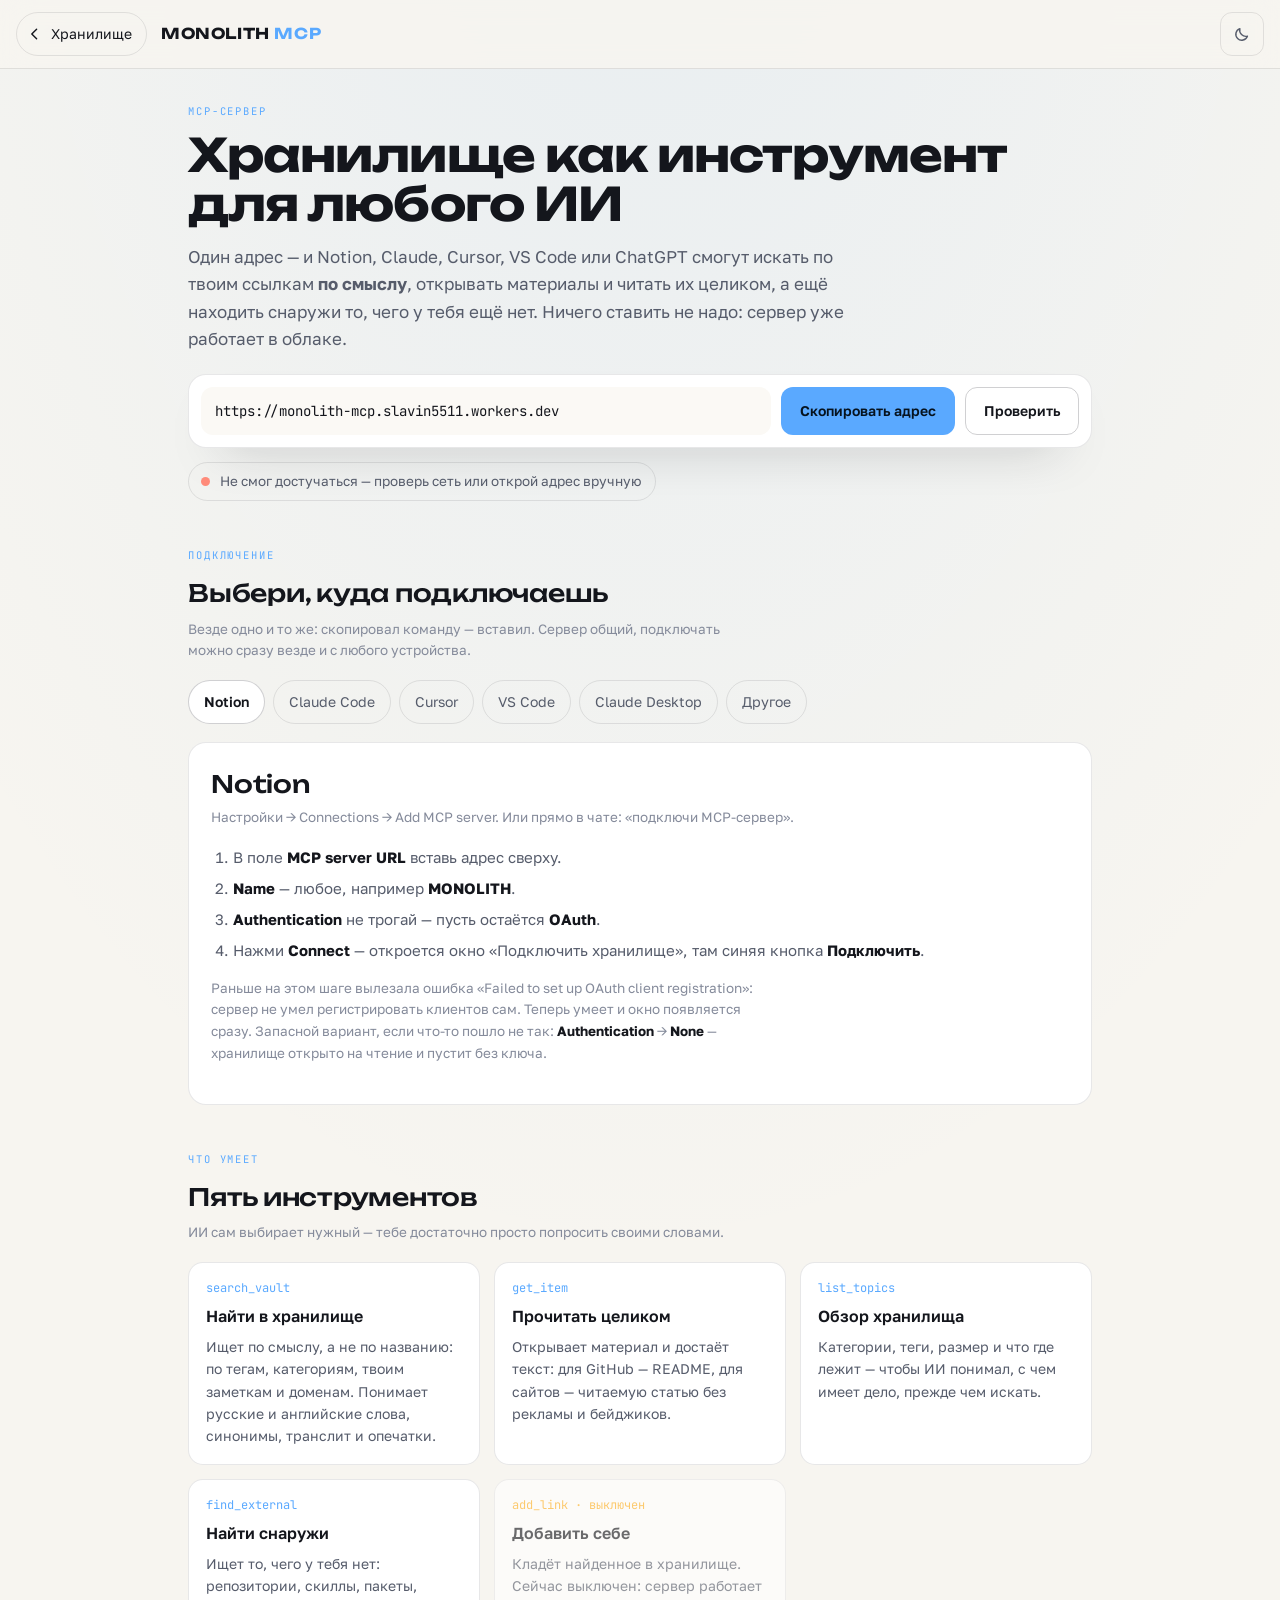
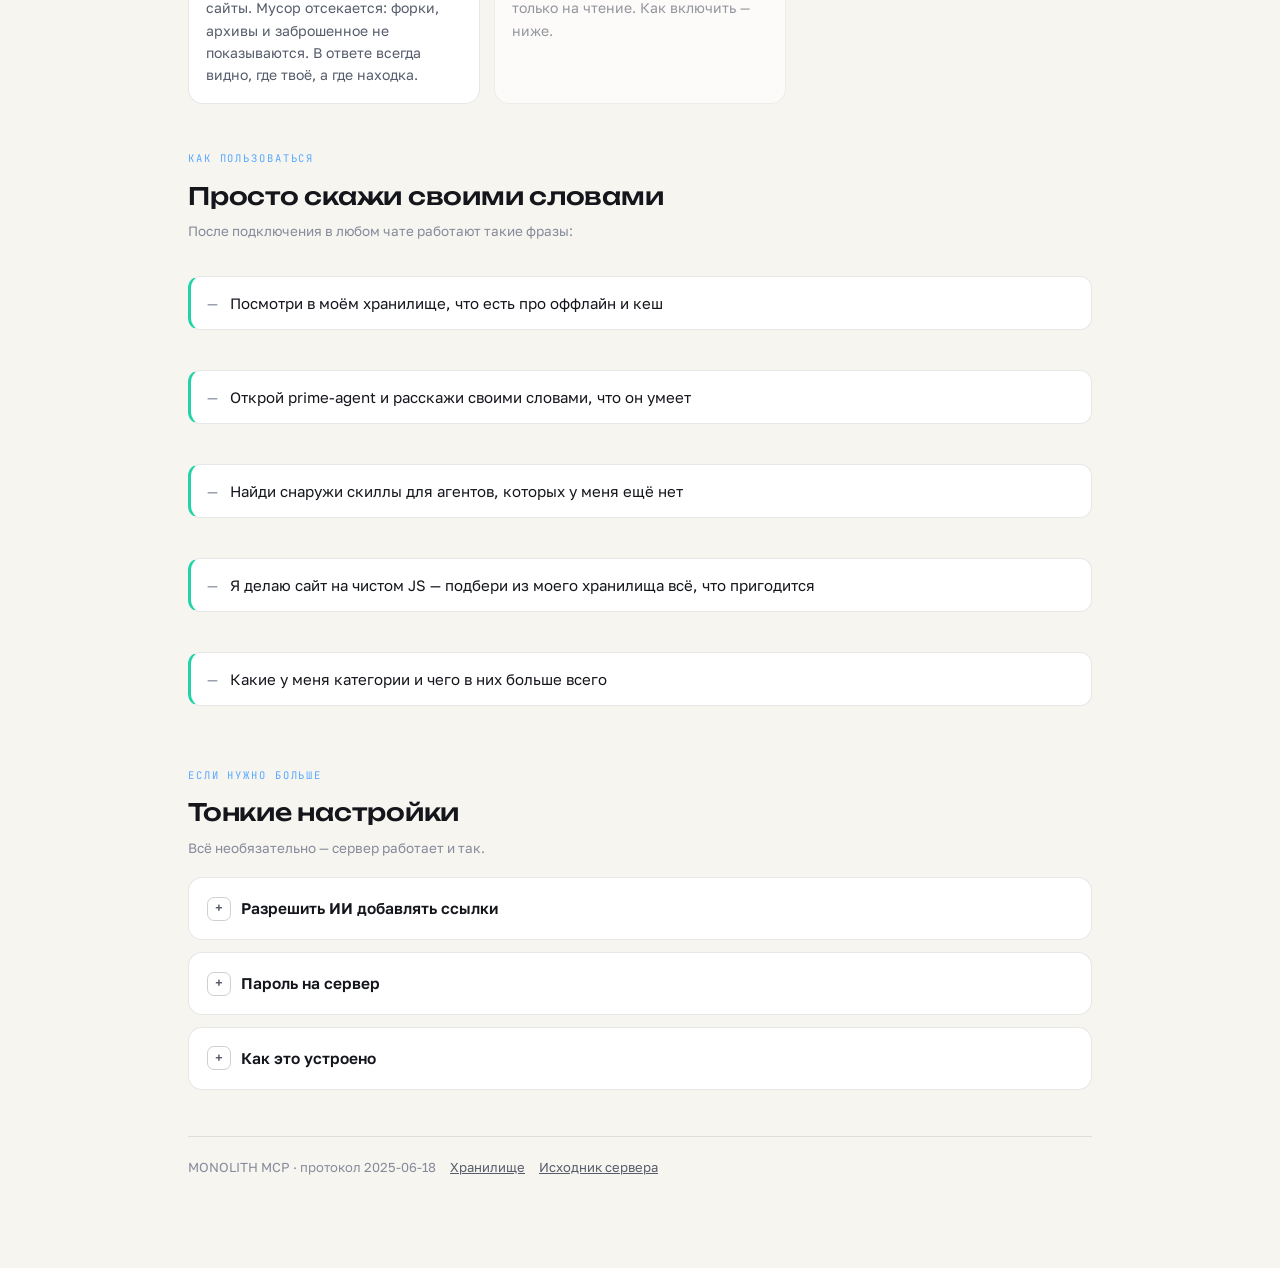
<file: mcp.html>
<!doctype html>
<html lang="ru" data-theme="dark">
<head>
<meta charset="utf-8" />
<meta name="viewport" content="width=device-width, initial-scale=1, viewport-fit=cover" />
<title>MONOLITH MCP — подключить хранилище к любому ИИ</title>
<meta name="description" content="MCP-сервер MONOLITH: один адрес, чтобы Notion, Claude, Cursor или ChatGPT искали по твоему хранилищу по смыслу, читали материалы целиком и находили новое снаружи." />
<meta name="theme-color" content="#0A0B0E" media="(prefers-color-scheme: dark)" />
<meta name="theme-color" content="#F7F5F0" media="(prefers-color-scheme: light)" />
<link rel="icon" href="data:image/svg+xml,%3Csvg xmlns='http://www.w3.org/2000/svg' viewBox='0 0 64 64'%3E%3Crect width='64' height='64' rx='15' fill='%230A0B0E'/%3E%3Crect x='19' y='9' width='26' height='46' rx='6' fill='none' stroke='%23F4F5F7' stroke-width='4.2'/%3E%3Crect x='27' y='20' width='10' height='4' rx='2' fill='%23F4F5F7'/%3E%3Crect x='27' y='30' width='10' height='4' rx='2' fill='%23F4F5F7'/%3E%3Crect x='27' y='40' width='6' height='4' rx='2' fill='%23F4F5F7'/%3E%3C/svg%3E" />
<link rel="preconnect" href="https://fonts.googleapis.com" />
<link rel="preconnect" href="https://fonts.gstatic.com" crossorigin />
<link rel="stylesheet" href="https://fonts.googleapis.com/css2?family=Unbounded:wght@500;700&family=Golos+Text:wght@400;500;600;700&family=JetBrains+Mono:wght@400;500&display=swap" />
<link rel="stylesheet" href="assets/mcp.css?v=25" />
<script>(function(){try{var t=localStorage.getItem("lv.theme");if(t==="light"||t==="dark")document.documentElement.dataset.theme=t;else if(matchMedia("(prefers-color-scheme: light)").matches)document.documentElement.dataset.theme="light";}catch(e){}})();</script>
</head>
<body>
<a class="skip" href="#main">К содержимому</a>

<header class="mtop">
  <a class="mback" href="index.html">
    <svg width="16" height="16" viewBox="0 0 20 20" fill="none" aria-hidden="true"><path d="M12 4L6 10l6 6" stroke="currentColor" stroke-width="1.8" stroke-linecap="round" stroke-linejoin="round"/></svg>
    Хранилище
  </a>
  <span class="mname" translate="no">MONOLITH <b>MCP</b></span>
  <button class="mtheme" id="btnTheme" type="button" aria-label="Сменить тему" title="Сменить тему">
    <svg width="18" height="18" viewBox="0 0 20 20" fill="none" aria-hidden="true"><path d="M16 12.4A7 7 0 0 1 7.6 4a6.6 6.6 0 1 0 8.4 8.4Z" stroke="currentColor" stroke-width="1.6" stroke-linejoin="round"/></svg>
  </button>
</header>

<main class="wrap" id="main">

  <section class="hero">
    <p class="eyebrow">MCP-сервер</p>
    <h1>Хранилище как инструмент<br />для любого ИИ</h1>
    <p class="sub">Один адрес — и Notion, Claude, Cursor, VS Code или ChatGPT смогут искать по твоим ссылкам <b>по смыслу</b>, открывать материалы и читать их целиком, а ещё находить снаружи то, чего у тебя ещё нет. Ничего ставить не надо: сервер уже работает в облаке.</p>

    <div class="urlbar">
      <code id="srv">https://monolith-mcp.slavin5511.workers.dev</code>
      <button class="btn" type="button" data-copy="#srv">Скопировать адрес</button>
      <a class="btn ghost" href="https://monolith-mcp.slavin5511.workers.dev/health" target="_blank" rel="noopener">Проверить</a>
    </div>

    <div class="status" id="status"><i></i><span>проверяю сервер…</span></div>
  </section>

  <section>
    <p class="eyebrow">Подключение</p>
    <h2>Выбери, куда подключаешь</h2>
    <p class="hint">Везде одно и то же: скопировал команду — вставил. Сервер общий, подключать можно сразу везде и с любого устройства.</p>

    <div class="seg" role="tablist" aria-label="Клиенты">
      <button role="tab" type="button" data-tab="notion" aria-selected="true">Notion</button>
      <button role="tab" type="button" data-tab="claude" aria-selected="false">Claude Code</button>
      <button role="tab" type="button" data-tab="cursor" aria-selected="false">Cursor</button>
      <button role="tab" type="button" data-tab="vscode" aria-selected="false">VS Code</button>
      <button role="tab" type="button" data-tab="desktop" aria-selected="false">Claude Desktop</button>
      <button role="tab" type="button" data-tab="other" aria-selected="false">Другое</button>
    </div>

    <div class="panel" data-panel="notion">
      <h2>Notion</h2>
      <p class="where">Настройки → Connections → Add MCP server. Или прямо в чате: «подключи MCP-сервер».</p>
      <ol class="steps">
        <li>В поле <b>MCP server URL</b> вставь адрес сверху.</li>
        <li><b>Name</b> — любое, например <b>MONOLITH</b>.</li>
        <li><b>Authentication</b> не трогай — пусть остаётся <b>OAuth</b>.</li>
        <li>Нажми <b>Connect</b> — откроется окно «Подключить хранилище», там синяя кнопка <b>Подключить</b>.</li>
      </ol>
      <p class="hint">Раньше на этом шаге вылезала ошибка «Failed to set up OAuth client registration»: сервер не умел регистрировать клиентов сам. Теперь умеет и окно появляется сразу. Запасной вариант, если что-то пошло не так: <b>Authentication</b> → <b>None</b> — хранилище открыто на чтение и пустит без ключа.</p>
    </div>

    <div class="panel" data-panel="claude" hidden>
      <h2>Claude Code</h2>
      <p class="where">Одна команда в терминале — и всё.</p>
      <div class="code">
        <div class="code-top"><span class="code-name">терминал</span><button class="copy" type="button" data-copy="#c-claude">Копировать</button></div>
        <pre id="c-claude">claude mcp add --transport http monolith https://monolith-mcp.slavin5511.workers.dev</pre>
      </div>
      <p class="hint">Проверить, что подключился: <code>claude mcp list</code>. Убрать: <code>claude mcp remove monolith</code>.</p>
    </div>

    <div class="panel" data-panel="cursor" hidden>
      <h2>Cursor</h2>
      <p class="where">Файл <b>~/.cursor/mcp.json</b> (на Windows — <b>%USERPROFILE%\.cursor\mcp.json</b>). Если файла нет — создай.</p>
      <div class="code">
        <div class="code-top"><span class="code-name">~/.cursor/mcp.json</span><button class="copy" type="button" data-copy="#c-cursor">Копировать</button></div>
        <pre id="c-cursor">{
  "mcpServers": {
    "monolith": {
      "url": "https://monolith-mcp.slavin5511.workers.dev"
    }
  }
}</pre>
      </div>
      <p class="hint">Дальше Settings → MCP: сервер <b>monolith</b> должен загореться зелёным и показать пять инструментов.</p>
    </div>

    <div class="panel" data-panel="vscode" hidden>
      <h2>VS Code · Copilot</h2>
      <p class="where">Одна команда в терминале.</p>
      <div class="code">
        <div class="code-top"><span class="code-name">терминал</span><button class="copy" type="button" data-copy="#c-vscode">Копировать</button></div>
        <pre id="c-vscode">code --add-mcp "{\"name\":\"monolith\",\"type\":\"http\",\"url\":\"https://monolith-mcp.slavin5511.workers.dev\"}"</pre>
      </div>
      <p class="hint">Либо вручную: <b>.vscode/mcp.json</b> в проекте, внутри <code>"servers": { "monolith": { "type": "http", "url": "…" } }</code>.</p>
    </div>

    <div class="panel" data-panel="desktop" hidden>
      <h2>Claude Desktop и другие без HTTP</h2>
      <p class="where">Файл <b>claude_desktop_config.json</b>: Windows — <b>%APPDATA%\Claude\</b>, macOS — <b>~/Library/Application Support/Claude/</b>. Нужен установленный Node.</p>
      <div class="code">
        <div class="code-top"><span class="code-name">claude_desktop_config.json</span><button class="copy" type="button" data-copy="#c-desktop">Копировать</button></div>
        <pre id="c-desktop">{
  "mcpServers": {
    "monolith": {
      "command": "npx",
      "args": ["-y", "mcp-remote", "https://monolith-mcp.slavin5511.workers.dev"]
    }
  }
}</pre>
      </div>
      <p class="hint">После правки файла перезапусти программу полностью, иначе сервер не появится.</p>
    </div>

    <div class="panel" data-panel="other" hidden>
      <h2>Любой другой клиент</h2>
      <p class="where">Это обычный MCP по HTTP (протокол 2025-06-18, транспорт Streamable HTTP). Где просят адрес — вставляй его, где просят JSON — вот он.</p>
      <div class="code">
        <div class="code-top"><span class="code-name">общий вид конфига</span><button class="copy" type="button" data-copy="#c-other">Копировать</button></div>
        <pre id="c-other">{
  "mcpServers": {
    "monolith": {
      "type": "http",
      "url": "https://monolith-mcp.slavin5511.workers.dev"
    }
  }
}</pre>
      </div>
      <p class="hint">Проверить вручную, без всяких клиентов — одна команда в терминале:</p>
      <div class="code">
        <div class="code-top"><span class="code-name">список инструментов</span><button class="copy" type="button" data-copy="#c-curl">Копировать</button></div>
        <pre id="c-curl">curl -s -X POST https://monolith-mcp.slavin5511.workers.dev -H "content-type: application/json" -d "{\"jsonrpc\":\"2.0\",\"id\":1,\"method\":\"tools/list\"}"</pre>
      </div>
    </div>
  </section>

  <section>
    <p class="eyebrow">Что умеет</p>
    <h2>Пять инструментов</h2>
    <p class="hint">ИИ сам выбирает нужный — тебе достаточно просто попросить своими словами.</p>
    <div class="tools">
      <div class="tool">
        <p class="nm">search_vault</p>
        <h3>Найти в хранилище</h3>
        <p>Ищет по смыслу, а не по названию: по тегам, категориям, твоим заметкам и доменам. Понимает русские и английские слова, синонимы, транслит и опечатки.</p>
      </div>
      <div class="tool">
        <p class="nm">get_item</p>
        <h3>Прочитать целиком</h3>
        <p>Открывает материал и достаёт текст: для GitHub — README, для сайтов — читаемую статью без рекламы и бейджиков.</p>
      </div>
      <div class="tool">
        <p class="nm">list_topics</p>
        <h3>Обзор хранилища</h3>
        <p>Категории, теги, размер и что где лежит — чтобы ИИ понимал, с чем имеет дело, прежде чем искать.</p>
      </div>
      <div class="tool">
        <p class="nm">find_external</p>
        <h3>Найти снаружи</h3>
        <p>Ищет то, чего у тебя нет: репозитории, скиллы, пакеты, сайты. Мусор отсекается: форки, архивы и заброшенное не показываются. В ответе всегда видно, где твоё, а где находка.</p>
      </div>
      <div class="tool is-off">
        <p class="nm">add_link · выключен</p>
        <h3>Добавить себе</h3>
        <p>Кладёт найденное в хранилище. Сейчас выключен: сервер работает только на чтение. Как включить — ниже.</p>
      </div>
    </div>
  </section>

  <section>
    <p class="eyebrow">Как пользоваться</p>
    <h2>Просто скажи своими словами</h2>
    <p class="hint">После подключения в любом чате работают такие фразы:</p>
    <div class="says">
      <p class="say"><span>—</span>Посмотри в моём хранилище, что есть про оффлайн и кеш</p>
      <p class="say"><span>—</span>Открой prime-agent и расскажи своими словами, что он умеет</p>
      <p class="say"><span>—</span>Найди снаружи скиллы для агентов, которых у меня ещё нет</p>
      <p class="say"><span>—</span>Я делаю сайт на чистом JS — подбери из моего хранилища всё, что пригодится</p>
      <p class="say"><span>—</span>Какие у меня категории и чего в них больше всего</p>
    </div>
  </section>

  <section>
    <p class="eyebrow">Если нужно больше</p>
    <h2>Тонкие настройки</h2>
    <p class="hint">Всё необязательно — сервер работает и так.</p>

    <details class="adv">
      <summary>Разрешить ИИ добавлять ссылки</summary>
      <div class="in">
        <p>По умолчанию сервер только читает. Чтобы он мог класть найденное в хранилище:</p>
        <ol class="steps">
          <li>Cloudflare → Workers &amp; Pages → <b>monolith-mcp</b> → Settings → Variables.</li>
          <li>Переменная <b>WRITE_ENABLED</b> = <b>1</b>.</li>
          <li>Секрет <b>GITHUB_TOKEN</b> — токен с правом на запись в репозиторий.</li>
        </ol>
        <p>Даже после этого ИИ обязан спросить разрешение перед каждым добавлением.</p>
      </div>
    </details>

    <details class="adv">
      <summary>Пароль на сервер</summary>
      <div class="in">
        <p>Адрес сервера — вещь непубличная, но если хочется закрыть его совсем: добавь в том же разделе Variables секрет <b>AUTH_TOKEN</b> с любым длинным словом. После этого в клиенте выбирай <b>Bearer Token</b> и вставляй то же слово. Подключение через <b>Connect</b> при этом продолжает работать — оно выдаёт свой ключ и не требует вводить пароль руками.</p>
      </div>
    </details>

    <details class="adv">
      <summary>Как это устроено</summary>
      <div class="in">
        <p>Сервер — пара файлов на Cloudflare Workers, без баз и зависимостей. Данные он берёт прямо из репозитория сайта, поэтому хранилище везде одно и то же: что на сайте, то и у ИИ. Логика поиска та же, что в умном поиске сайта. Обновляется сам при каждом изменении репозитория.</p>
        <p>Подключение сделано по OAuth 2.1 с саморегистрацией клиента (RFC 7591) и PKCE. Сервер ничего не хранит: выданный ключ — это подписанная строка со сроком годности внутри, поэтому ни базы, ни аккаунтов здесь нет.</p>
      </div>
    </details>
  </section>

  <div class="foot">
    <span>MONOLITH MCP · протокол 2025-06-18</span>
    <a href="index.html">Хранилище</a>
    <a href="https://github.com/Zitr3X39/monolith/blob/main/mcp/README.md" target="_blank" rel="noopener">Исходник сервера</a>
  </div>
</main>

<script>
(function () {
  var SRV = "https://monolith-mcp.slavin5511.workers.dev";

  /* тема — та же, что на сайте */
  var btnTheme = document.getElementById("btnTheme");
  if (btnTheme) {
    btnTheme.addEventListener("click", function () {
      var now = document.documentElement.dataset.theme === "light" ? "dark" : "light";
      document.documentElement.dataset.theme = now;
      try { localStorage.setItem("lv.theme", now); } catch (e) {}
    });
  }

  /* копирование */
  function copyText(text, btn) {
    var done = function () {
      var old = btn.textContent;
      btn.textContent = "Скопировано";
      btn.classList.add("is-done");
      setTimeout(function () { btn.textContent = old; btn.classList.remove("is-done"); }, 1600);
    };
    if (navigator.clipboard && navigator.clipboard.writeText) {
      navigator.clipboard.writeText(text).then(done, function () { fallback(text, done); });
    } else {
      fallback(text, done);
    }
  }

  function fallback(text, done) {
    var ta = document.createElement("textarea");
    ta.value = text;
    ta.setAttribute("readonly", "");
    ta.style.position = "fixed";
    ta.style.opacity = "0";
    document.body.appendChild(ta);
    ta.select();
    try { document.execCommand("copy"); done(); } catch (e) {}
    document.body.removeChild(ta);
  }

  document.addEventListener("click", function (e) {
    var btn = e.target.closest("[data-copy]");
    if (!btn) return;
    var src = document.querySelector(btn.getAttribute("data-copy"));
    if (!src) return;
    copyText(src.textContent.trim(), btn);
  });

  /* вкладки клиентов */
  var tabs = Array.prototype.slice.call(document.querySelectorAll(".seg [data-tab]"));
  var panels = Array.prototype.slice.call(document.querySelectorAll("[data-panel]"));

  function show(name) {
    tabs.forEach(function (t) { t.setAttribute("aria-selected", String(t.dataset.tab === name)); });
    panels.forEach(function (p) { p.hidden = p.dataset.panel !== name; });
    try { history.replaceState(null, "", "#" + name); } catch (e) {}
  }

  tabs.forEach(function (t) {
    t.addEventListener("click", function () { show(t.dataset.tab); });
    t.addEventListener("keydown", function (e) {
      if (e.key !== "ArrowRight" && e.key !== "ArrowLeft") return;
      e.preventDefault();
      var i = tabs.indexOf(t) + (e.key === "ArrowRight" ? 1 : -1);
      var next = tabs[(i + tabs.length) % tabs.length];
      next.focus();
      show(next.dataset.tab);
    });
  });

  var start = (location.hash || "").replace("#", "");
  if (start && tabs.some(function (t) { return t.dataset.tab === start; })) show(start);

  /* живой статус сервера */
  var box = document.getElementById("status");
  var line = box ? box.querySelector("span") : null;

  function num(n, one, few, many) {
    var a = Math.abs(n) % 100, b = a % 10;
    if (a > 10 && a < 20) return many;
    if (b > 1 && b < 5) return few;
    if (b === 1) return one;
    return many;
  }

  if (box && line) {
    var ctl = null;
    try { ctl = new AbortController(); setTimeout(function () { ctl.abort(); }, 7000); } catch (e) {}
    fetch(SRV + "/health", { cache: "no-store", signal: ctl ? ctl.signal : undefined })
      .then(function (r) { return r.json(); })
      .then(function (d) {
        if (!d || !d.ok) throw new Error("bad");
        box.classList.add("is-ok");
        line.textContent = "Сервер работает · " + d.links + " " + num(d.links, "ссылка", "ссылки", "ссылок") + " · " + d.categories + " " + num(d.categories, "категория", "категории", "категорий") ;
      })
      .catch(function () {
        box.classList.add("is-bad");
        line.textContent = "Не смог достучаться — проверь сеть или открой адрес вручную";
      });
  }
})();
</script>
</body>
</html>
</file>
<file: assets/mcp.css>
/* MONOLITH MCP — страница подключения.
   Самостоятельная страница: свои токены, свой тёмный/светлый режим,
   ничего не тянет из styles.css, чтобы не зависеть от приложения. */

:root {
  --bg: #0a0b0e;
  --bg2: #0d0f13;
  --card: #111318;
  --card2: #16191f;
  --line: rgba(255, 255, 255, .09);
  --line2: rgba(255, 255, 255, .18);
  --tx: #f4f3f0;
  --tx2: #a8adbc;
  --tx3: #6e7488;
  --acc: #5aa9ff;
  --mint: #22d3a7;
  --warm: #ffb020;
  --red: #ff8b7a;
  --r: 18px;
  --ease: cubic-bezier(.22, 1, .36, 1);
}

html[data-theme="light"] {
  --bg: #f7f5f0;
  --bg2: #fbf9f5;
  --card: #ffffff;
  --card2: #f2efe9;
  --line: rgba(20, 22, 30, .10);
  --line2: rgba(20, 22, 30, .20);
  --tx: #14161c;
  --tx2: #565c6b;
  --tx3: #858b9b;
}

* { box-sizing: border-box; }

html, body { margin: 0; padding: 0; }

body {
  background:
    radial-gradient(120% 90% at 50% -10%, rgba(90, 169, 255, .10), transparent 60%),
    var(--bg);
  color: var(--tx);
  font-family: "Golos Text", Inter, system-ui, -apple-system, sans-serif;
  font-size: 16px;
  line-height: 1.6;
  -webkit-font-smoothing: antialiased;
  min-height: 100vh;
}

a { color: var(--acc); }

code, pre, .mono {
  font-family: "JetBrains Mono", ui-monospace, SFMono-Regular, Menlo, monospace;
}

:focus-visible {
  outline: 2px solid var(--acc);
  outline-offset: 3px;
  border-radius: 8px;
}

.skip {
  position: absolute;
  left: -9999px;
}

.skip:focus {
  left: 16px;
  top: 16px;
  z-index: 20;
  background: var(--card);
  padding: 10px 14px;
  border-radius: 10px;
}

/* ---------- шапка ---------- */
.mtop {
  position: sticky;
  top: 0;
  z-index: 10;
  display: flex;
  align-items: center;
  gap: 14px;
  padding: 12px max(16px, env(safe-area-inset-left)) 12px 16px;
  border-bottom: 1px solid var(--line);
  background: color-mix(in srgb, var(--bg) 86%, transparent);
  -webkit-backdrop-filter: blur(14px);
  backdrop-filter: blur(14px);
}

.mback {
  display: inline-flex;
  align-items: center;
  gap: 8px;
  min-height: 44px;
  padding: 0 14px 0 10px;
  border: 1px solid var(--line);
  border-radius: 999px;
  color: var(--tx);
  text-decoration: none;
  font-size: 14px;
  transition: border-color .18s ease, background .18s ease;
}

.mback:hover { border-color: var(--line2); background: var(--card); }

.mname {
  font-family: "Unbounded", sans-serif;
  font-weight: 700;
  font-size: 15px;
  letter-spacing: .04em;
  margin-right: auto;
}

.mname b { color: var(--acc); }

.mtheme {
  width: 44px;
  height: 44px;
  display: grid;
  place-items: center;
  border: 1px solid var(--line);
  border-radius: 12px;
  background: none;
  color: var(--tx2);
  cursor: pointer;
  transition: color .18s ease, border-color .18s ease;
}

.mtheme:hover { color: var(--tx); border-color: var(--line2); }

/* ---------- каркас ---------- */
.wrap {
  max-width: 940px;
  margin: 0 auto;
  padding: 34px 18px 90px;
}

section { margin-bottom: 46px; }

.eyebrow {
  font-family: "JetBrains Mono", ui-monospace, monospace;
  font-size: 10.5px;
  letter-spacing: .18em;
  text-transform: uppercase;
  color: var(--acc);
  margin: 0 0 10px;
}

h1 {
  font-family: "Unbounded", sans-serif;
  font-weight: 700;
  font-size: clamp(28px, 6vw, 46px);
  line-height: 1.08;
  letter-spacing: -.02em;
  margin: 0 0 14px;
}

h2 {
  font-family: "Unbounded", sans-serif;
  font-weight: 500;
  font-size: clamp(19px, 3.4vw, 24px);
  letter-spacing: -.01em;
  margin: 0 0 6px;
}

.sub {
  font-size: 17px;
  color: var(--tx2);
  max-width: 62ch;
  margin: 0 0 22px;
}

.hint {
  font-size: 13.5px;
  color: var(--tx3);
  margin: 0 0 18px;
  max-width: 68ch;
}

/* ---------- адрес сервера ---------- */
.urlbar {
  display: flex;
  align-items: stretch;
  gap: 10px;
  flex-wrap: wrap;
  padding: 12px;
  border: 1px solid var(--line);
  border-radius: var(--r);
  background: var(--card);
  box-shadow: 0 22px 50px -34px rgba(0, 0, 0, .9);
}

.urlbar code {
  flex: 1 1 260px;
  min-width: 0;
  display: flex;
  align-items: center;
  padding: 0 14px;
  min-height: 48px;
  border-radius: 12px;
  background: var(--bg2);
  color: var(--tx);
  font-size: 14px;
  overflow-x: auto;
  white-space: nowrap;
}

.btn {
  appearance: none;
  display: inline-flex;
  align-items: center;
  justify-content: center;
  gap: 8px;
  min-height: 48px;
  padding: 0 18px;
  border: 1px solid transparent;
  border-radius: 12px;
  background: var(--acc);
  color: #06131f;
  font: inherit;
  font-weight: 600;
  font-size: 14px;
  cursor: pointer;
  text-decoration: none;
  transition: transform .16s var(--ease), filter .16s ease;
}

.btn:hover { filter: brightness(1.08); }
.btn:active { transform: scale(.97); }

.btn.ghost {
  background: none;
  border-color: var(--line2);
  color: var(--tx);
}

.btn.ghost:hover { background: var(--card2); }

.btn.is-done { background: var(--mint); }

/* ---------- живой статус ---------- */
.status {
  display: inline-flex;
  align-items: center;
  gap: 10px;
  margin-top: 14px;
  padding: 8px 14px 8px 12px;
  border: 1px solid var(--line);
  border-radius: 999px;
  font-size: 13.5px;
  color: var(--tx2);
}

.status i {
  width: 9px;
  height: 9px;
  border-radius: 50%;
  background: var(--tx3);
  box-shadow: 0 0 0 0 rgba(34, 211, 167, .5);
}

.status.is-ok i {
  background: var(--mint);
  animation: pulse 2.4s ease-out infinite;
}

.status.is-bad i { background: var(--red); }

@keyframes pulse {
  0% { box-shadow: 0 0 0 0 rgba(34, 211, 167, .45); }
  70% { box-shadow: 0 0 0 9px rgba(34, 211, 167, 0); }
  100% { box-shadow: 0 0 0 0 rgba(34, 211, 167, 0); }
}

/* ---------- выбор клиента ---------- */
.seg {
  display: flex;
  gap: 8px;
  flex-wrap: wrap;
  margin: 0 0 18px;
}

.seg button {
  appearance: none;
  min-height: 44px;
  padding: 0 15px;
  border: 1px solid var(--line);
  border-radius: 999px;
  background: none;
  color: var(--tx2);
  font: inherit;
  font-size: 14px;
  cursor: pointer;
  transition: color .16s ease, border-color .16s ease, background .16s ease;
}

.seg button:hover { color: var(--tx); border-color: var(--line2); }

.seg button[aria-selected="true"] {
  color: var(--tx);
  background: var(--card);
  border-color: var(--line2);
  font-weight: 600;
}

.panel[hidden] { display: none; }

.panel {
  border: 1px solid var(--line);
  border-radius: var(--r);
  background: var(--card);
  padding: 22px;
  animation: fadeUp .26s var(--ease) both;
}

@keyframes fadeUp {
  from { opacity: 0; transform: translateY(8px); }
  to { opacity: 1; transform: none; }
}

.panel h2 { margin-bottom: 4px; }

.panel .where {
  font-size: 13.5px;
  color: var(--tx3);
  margin: 0 0 16px;
}

ol.steps {
  margin: 0 0 16px;
  padding-left: 22px;
  color: var(--tx2);
  font-size: 15px;
}

ol.steps li { margin-bottom: 7px; }
ol.steps b, .panel p b { color: var(--tx); }

.warnline {
  display: flex;
  gap: 10px;
  align-items: flex-start;
  padding: 12px 14px;
  margin: 0 0 16px;
  border: 1px solid rgba(255, 176, 32, .35);
  border-radius: 12px;
  background: rgba(255, 176, 32, .08);
  font-size: 14px;
  color: var(--tx2);
}

.warnline b { color: var(--warm); }

/* ---------- блок кода ---------- */
.code {
  position: relative;
  border: 1px solid var(--line);
  border-radius: 14px;
  background: var(--bg2);
  margin: 0 0 12px;
}

.code-top {
  display: flex;
  align-items: center;
  gap: 10px;
  padding: 9px 10px 9px 14px;
  border-bottom: 1px solid var(--line);
}

.code-name {
  flex: 1;
  min-width: 0;
  font-family: "JetBrains Mono", ui-monospace, monospace;
  font-size: 11.5px;
  letter-spacing: .04em;
  color: var(--tx3);
  overflow: hidden;
  text-overflow: ellipsis;
  white-space: nowrap;
}

.copy {
  appearance: none;
  flex: 0 0 auto;
  min-height: 36px;
  padding: 0 12px;
  border: 1px solid var(--line2);
  border-radius: 9px;
  background: none;
  color: var(--tx2);
  font: inherit;
  font-size: 12.5px;
  cursor: pointer;
  transition: color .16s ease, background .16s ease, border-color .16s ease;
}

.copy:hover { color: var(--tx); background: var(--card2); }

.copy.is-done {
  color: #06131f;
  background: var(--mint);
  border-color: var(--mint);
  font-weight: 600;
}

.code pre {
  margin: 0;
  padding: 14px;
  overflow-x: auto;
  font-size: 13px;
  line-height: 1.62;
  color: var(--tx);
  white-space: pre;
  tab-size: 2;
}

@media (max-width: 620px) {
  .code pre { font-size: 12px; }
}

/* ---------- инструменты ---------- */
.tools {
  display: grid;
  grid-template-columns: repeat(auto-fit, minmax(255px, 1fr));
  gap: 14px;
}

.tool {
  border: 1px solid var(--line);
  border-radius: 15px;
  background: var(--card);
  padding: 16px 17px;
  transition: transform .2s var(--ease), border-color .2s ease;
}

.tool:hover { transform: translateY(-3px); border-color: var(--line2); }

.tool .nm {
  font-family: "JetBrains Mono", ui-monospace, monospace;
  font-size: 12px;
  color: var(--acc);
  margin: 0 0 6px;
}

.tool h3 {
  margin: 0 0 6px;
  font-size: 16px;
  font-weight: 600;
}

.tool p {
  margin: 0;
  font-size: 14px;
  color: var(--tx2);
}

.tool.is-off { opacity: .62; }
.tool.is-off .nm { color: var(--warm); }

/* ---------- примеры фраз ---------- */
.says {
  display: grid;
  gap: 10px;
}

.say {
  display: flex;
  align-items: flex-start;
  gap: 12px;
  padding: 14px 16px;
  border: 1px solid var(--line);
  border-left: 3px solid var(--mint);
  border-radius: 12px;
  background: var(--card);
  font-size: 15px;
  color: var(--tx);
}

.say span { color: var(--tx3); flex: 0 0 auto; }

/* ---------- дополнительно ---------- */
details.adv {
  border: 1px solid var(--line);
  border-radius: 14px;
  background: var(--card);
  padding: 4px 18px;
  margin-bottom: 12px;
}

details.adv > summary {
  cursor: pointer;
  list-style: none;
  padding: 14px 0;
  font-weight: 600;
  font-size: 15.5px;
  display: flex;
  align-items: center;
  gap: 10px;
  min-height: 44px;
}

details.adv > summary::-webkit-details-marker { display: none; }

details.adv > summary::before {
  content: "+";
  width: 22px;
  height: 22px;
  flex: 0 0 auto;
  display: grid;
  place-items: center;
  border: 1px solid var(--line2);
  border-radius: 7px;
  color: var(--tx2);
  font-family: "JetBrains Mono", monospace;
  font-size: 13px;
}

details.adv[open] > summary::before { content: "–"; }

details.adv .in {
  padding: 0 0 16px;
  color: var(--tx2);
  font-size: 14.5px;
}

.foot {
  border-top: 1px solid var(--line);
  padding-top: 20px;
  color: var(--tx3);
  font-size: 13px;
  display: flex;
  gap: 14px;
  flex-wrap: wrap;
  align-items: center;
}

.foot a { color: var(--tx2); }

@media (prefers-reduced-motion: reduce) {
  *, *::before, *::after {
    animation-duration: .001ms !important;
    transition-duration: .001ms !important;
  }
}
</file>
